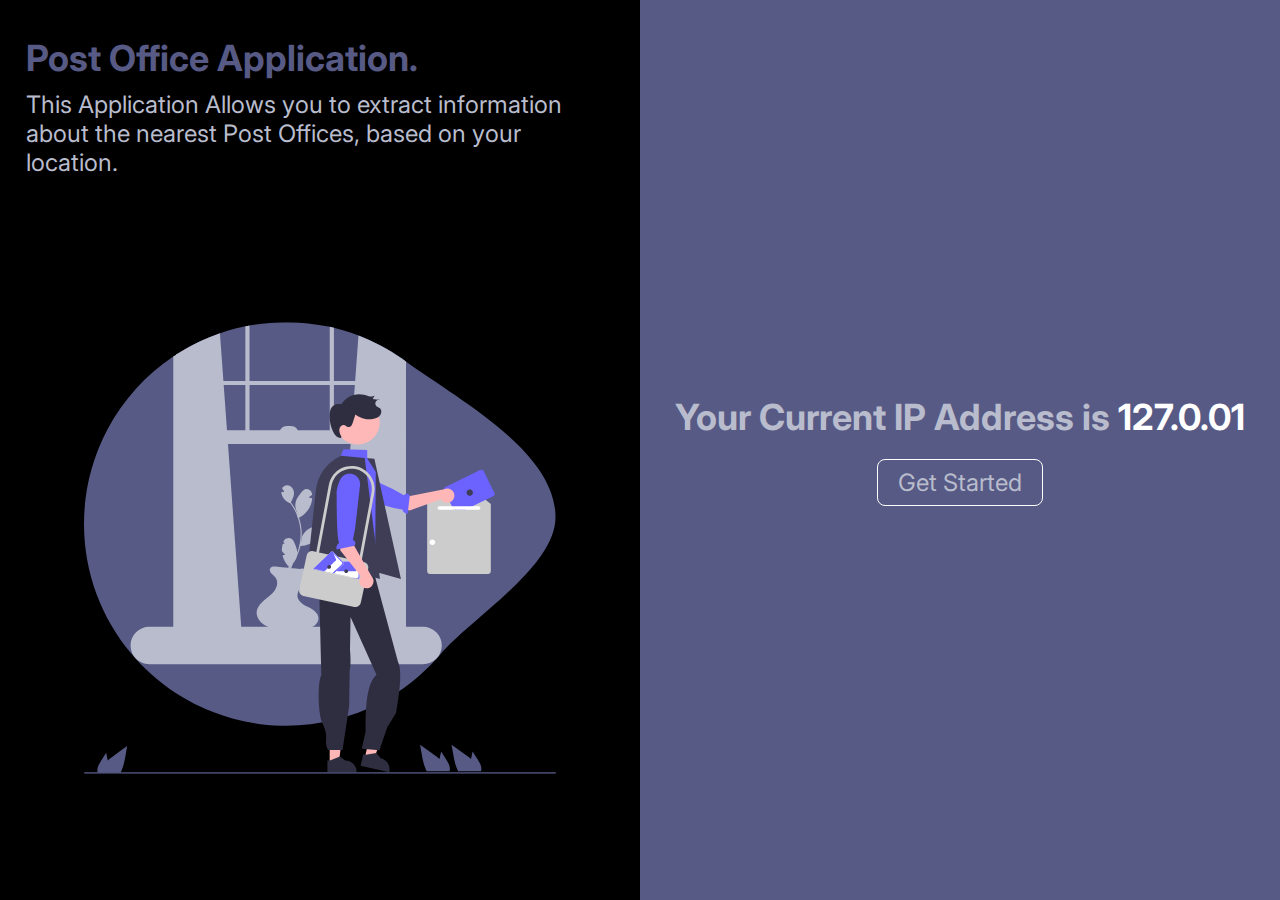
<file: index.html>
<!DOCTYPE html>
<html lang="en">
<head>
    <meta charset="UTF-8">
    <meta name="viewport" content="width=device-width, initial-scale=1.0">
    <title>Post Office</title>
    <link rel="preconnect" href="https://fonts.googleapis.com">
    <link rel="preconnect" href="https://fonts.gstatic.com" crossorigin>
    <link href="https://fonts.googleapis.com/css2?family=Inter:wght@100;200;800&display=swap" rel="stylesheet">
    <link rel="stylesheet" href="./style/style.css">
</head>
<body>
    <main>
        <div class="main-container">
            <div class="primary-container">
                <div class="heading-primary-container">
                    <p class="main-heading">Post Office Application.</p>
                    <p class="secondary-heading">This Application Allows you to extract information about the nearest Post Offices, based on your location.</p>
                </div>
                <div class="image-primary-container">
                    <img src="./assets/undraw_messenger_re_8bky 1.svg" alt="image">
                </div>
            </div>
            <div class="secondary-container">
                <h2>Your Current IP Address is <span id="ipVal">127.0.01</span></h2>
                <button type="button" id="ipDetails">Get Started</button>
            </div>
        </div>
    </main>
    <script src=
    "https://ajax.googleapis.com/ajax/libs/jquery/3.2.1/jquery.min.js">
    </script>
    <script src="./script/script.js"></script>  
</body>
</html>
</file>
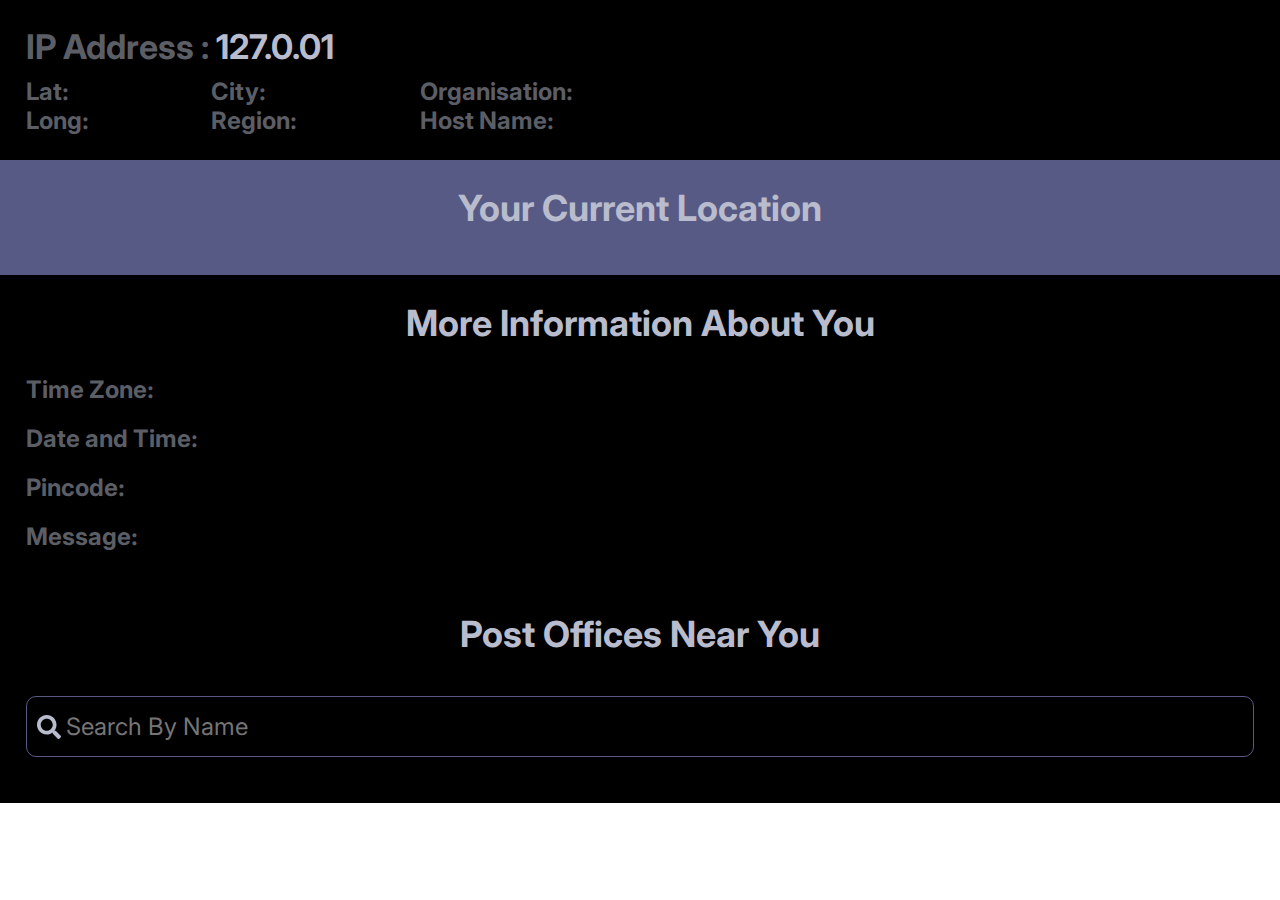
<file: mainSection/index.html>
<!DOCTYPE html>
<html lang="en">
<head>
    <meta charset="UTF-8">
    <meta name="viewport" content="width=device-width, initial-scale=1.0">
    <title>Post Office</title>
    <link rel="preconnect" href="https://fonts.googleapis.com">
    <link rel="preconnect" href="https://fonts.gstatic.com" crossorigin>
    <link href="https://fonts.googleapis.com/css2?family=Inter:wght@100;200;800&display=swap" rel="stylesheet">
    <link rel="stylesheet" href="./style/style.css">
</head>
<body>
    <main>
        <div class="main-container">
            <div class="ip-details-container">
                <div class="ipAddress">IP Address : <span id="ip">127.0.01</span></div>
                <div class="ipDetails">
                    <div class="ipDetails-section1">
                        <p>Lat: <span id="latitude"></span></p>
                        <p>Long: <span id="longitude"></span></p>
                    </div>
                    <div class="ipDetails-section2">
                        <p>City: <span id="city"></span></p>
                        <p>Region: <span id="region"></span></p>
                    </div>
                    <div class="ipDetails-section3">
                        <p>Organisation: <span id="organisation"></span></p>
                        <p>Host Name: <span id="host"></span></p>
                    </div>
                </div>
            </div>
            <div class="map-container">
                <div class="heading">Your Current Location</div>
                <div class="map" id="mapDisplay">
                    
                </div>
            </div>
            <div class="more-info-container">
                <div class="heading">
                    More Information About You
                </div>
                <div class="more-info-details">
                    <p>Time Zone: <span id="timeZone"></span></p>
                    <p>Date and Time: <span id="dateAndTime"></span></p>
                    <p>Pincode: <span id="pincode"></span></p>
                    <p>Message: <span id="pincodeNumber"></span></p>

                </div>
            </div>
            <div class="post-office-container">
                <div class="heading">Post Offices Near You</div>
                <div class="searchBar">
                    <img src="../assets/search.svg" alt=""><input type="text" id="searchInput" placeholder="Search By Name"></div>
                <div id="post-office-cards">
                    <!-- <div class="card">
                        <p>Name: <span class="cardName"></span></p>
                        <p>Branch Type: <span class="cardBranch"></span></p>
                        <p>Delivey-status: <span class="cardStatus"></span></p>
                        <p>District: <span class="cardDistrict"></span></p>
                        <p>Division: <span class="cardDivision"></span></p>
                    </div> -->
                </div>
            </div>
        </div>
    </main>
    <script src="./script/script.js"></script>
</body>
</html>
</file>
<file: style/style.css>
*{
    margin: 0;
    padding: 0;
    box-sizing: border-box;
    font-family: 'Inter', sans-serif;
}
.main-container{
    width: 100vw;
    height: 100vh;
    display: flex;
    /* padding: 2%; */
}
.main-container .primary-container{
    width: 50vw;
    height: 100vh;
    display: flex;
    flex-direction: column;
    background-color: #000000;
    padding: 2%;
    /* gap: 70px; */
}
.main-container .primary-container .heading-primary-container{
    height: 30vh;
    width: 100%;
    font-size: 10px;
}
.heading-primary-container .main-heading{
    font-size: 3.6em;
    font-weight: bold;
    margin: 10px 0;
    color: #575A85;
}
.heading-primary-container .secondary-heading{
    font-size: 2.4em;
    color: #B8BCCC;
    font-weight: 400;
    word-wrap: break-word;
    margin-bottom: 20px;
}
.main-container .primary-container .image-primary-container{
    height: 70vw;
    width: 100%;
}
.image-primary-container{
    display: flex;
    align-items: center;
    justify-content: center;
}
.image-primary-container img{
    width: 80%;
    height: 80%;
}

.main-container .secondary-container{
    width: 50vw;
    height: 100vh;
    display: flex;
    flex-direction: column;
    align-items: center;
    gap:20px;
    justify-content: center;
    background-color: #575A85;
    font-size: 10px;
}

.main-container .secondary-container h2{
    color: #B8BCCC;
    font-size: 3.6em;
    font-weight: 700;
    word-wrap: break-word;
}
.main-container .secondary-container h2 #ipVal{
    color: white;
    font-size: 1em;
    font-weight: 700;
    word-wrap: break-word;
}
.main-container .secondary-container #ipDetails{
    color: #B8BCCC;
    font-size: 2.4em;
    font-weight: 400;
    word-wrap: break-word;
    background-color: transparent;
    border: 1px solid white;
    padding: 8px 20px;
    border-radius: 8px;
    cursor: pointer;
}

 @media only screen and (min-width:425px) and (max-width: 900px) {
    .main-container .primary-container .heading-primary-container{
        font-size: 8px;
    }
    .main-container .primary-container .image-primary-container img{
        width: 80%;
        height: 80%;
    }
    .main-container .secondary-container{
        font-size: 6px;
    }

}
/*

@media only screen and (max-width:425px){
    .main-container{ 
        display: flex;
        flex-direction: column;
    }
    .main-container .primary-container{
        width: 100vw;
        height: 50vw;
    }
    .main-container .secondary-container{
        width: 100vw;
        height: 50vw;
    }
    .main-container .primary-container .heading-primary-container{
        font-size: 8px;
    }
    .main-container .primary-container .image-primary-container img{
        display: none;
    }
    .main-container .secondary-container{
        font-size: 8px;
    }

}
 */
</file>
<file: mainSection/style/style.css>
*{
    margin: 0;
    padding: 0;
    box-sizing: border-box;
    font-family: 'Inter', sans-serif;
}

.main-container{
    display: flex;
    flex-direction: column;
    background-color: #000000;
}
.main-container .ip-details-container{
    padding: 2%;
    display: flex;
    flex-direction: column;
    font-size: 10px;
    gap: 10px;
}
.main-container .ip-details-container .ipAddress{
    color: rgba(184, 188, 204, 0.50);
    font-size: 3.4em;
    font-weight: 700;
    word-wrap: break-word;
}
.main-container .ip-details-container .ipAddress #ip{
    color: #B8BCCC;
    font-size: 1em;
    font-weight: 700;
    word-wrap: break-word;
}
.main-container .ip-details-container .ipDetails{
    display: flex;
    gap:10%;
}

 p{
    color: rgba(184, 188, 204, 0.50);
    font-size: 24px;
    font-family: Inter;
    font-weight: 700;
    word-wrap: break-word;
}

.heading{
    color: #B8BCCC;
    font-size: 36px;
    font-weight: 700;
    text-align: center;
    word-wrap: break-word;
    margin-bottom: 20px;
}

.main-container .map-container{
    background-color: #575A85;
    padding: 2%;
}
.main-container .map-container .map iframe{
    width: 100%;
    height: 450px;
    padding: 20px;
    border: none;
}
.main-container .more-info-container{
    padding: 2%;
}
.main-container .more-info-container .more-info-details{
    display: flex;
    flex-direction: column;
    gap:20px;
    padding:10px 0;
}
.main-container .post-office-container{
    display: flex;
    flex-direction: column;
    gap:20px;
    padding: 2%;
}
.main-container .post-office-container .searchBar{
    width: 100%;
    display: flex;
    align-items: center;
    border: 1px solid  #575A85;
    padding: 10px;
    border-radius: 10px;
}
.post-office-container .searchBar img{
    width: 24px;
    height: 24px;
}
.searchBar input{
    background-color: transparent;
    width: 100%;
    font-size: 24px;
    border: none;
    outline: none;
    color: white;
    padding: 5px;
}

.card{
    display: flex;
    flex-direction: column;
    background-color: #575A85;
    color: #B8BCCC;
    padding: 10px;
    border-radius: 10px;
    gap:10px;
}
#post-office-cards{
    display: grid;
    grid-template-columns: repeat(2,1fr);
    column-gap: 20px;
    row-gap: 20px;
}

span{
    color: #B8BCCC;
}
</file>
